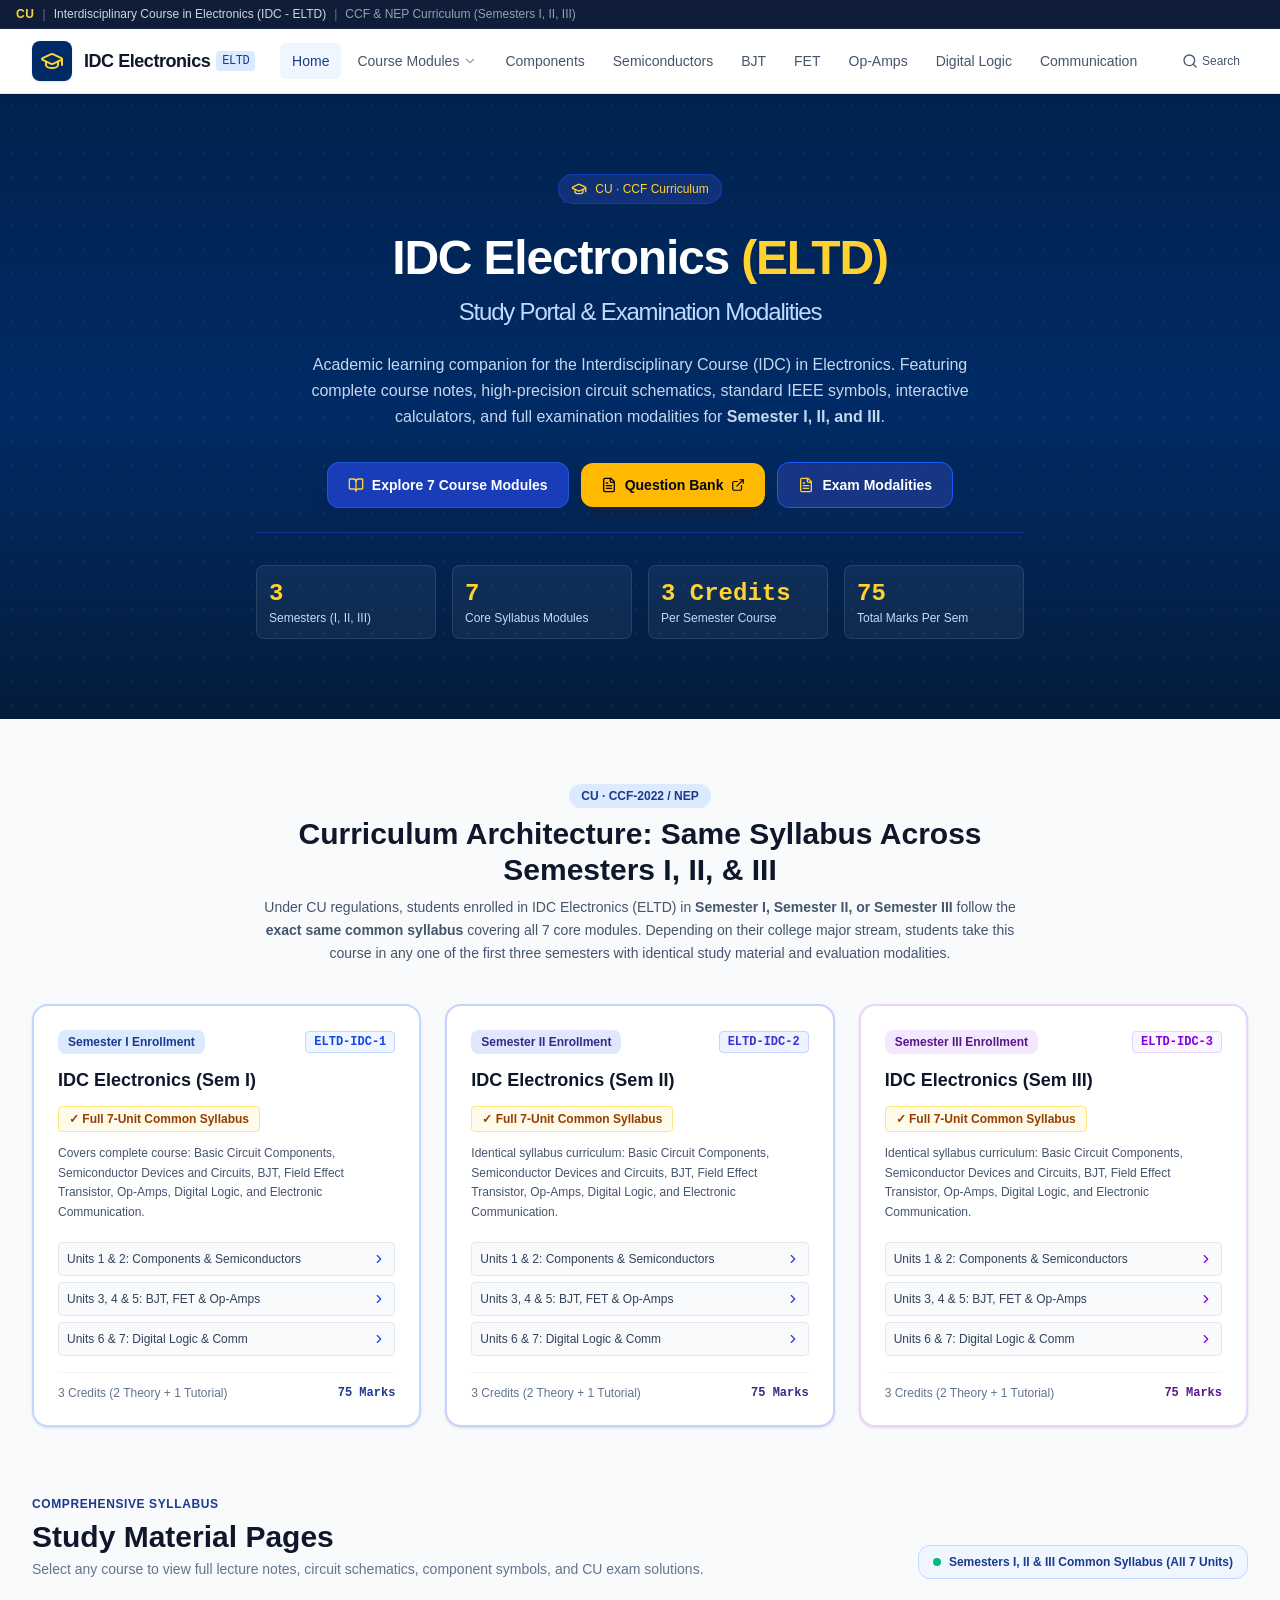
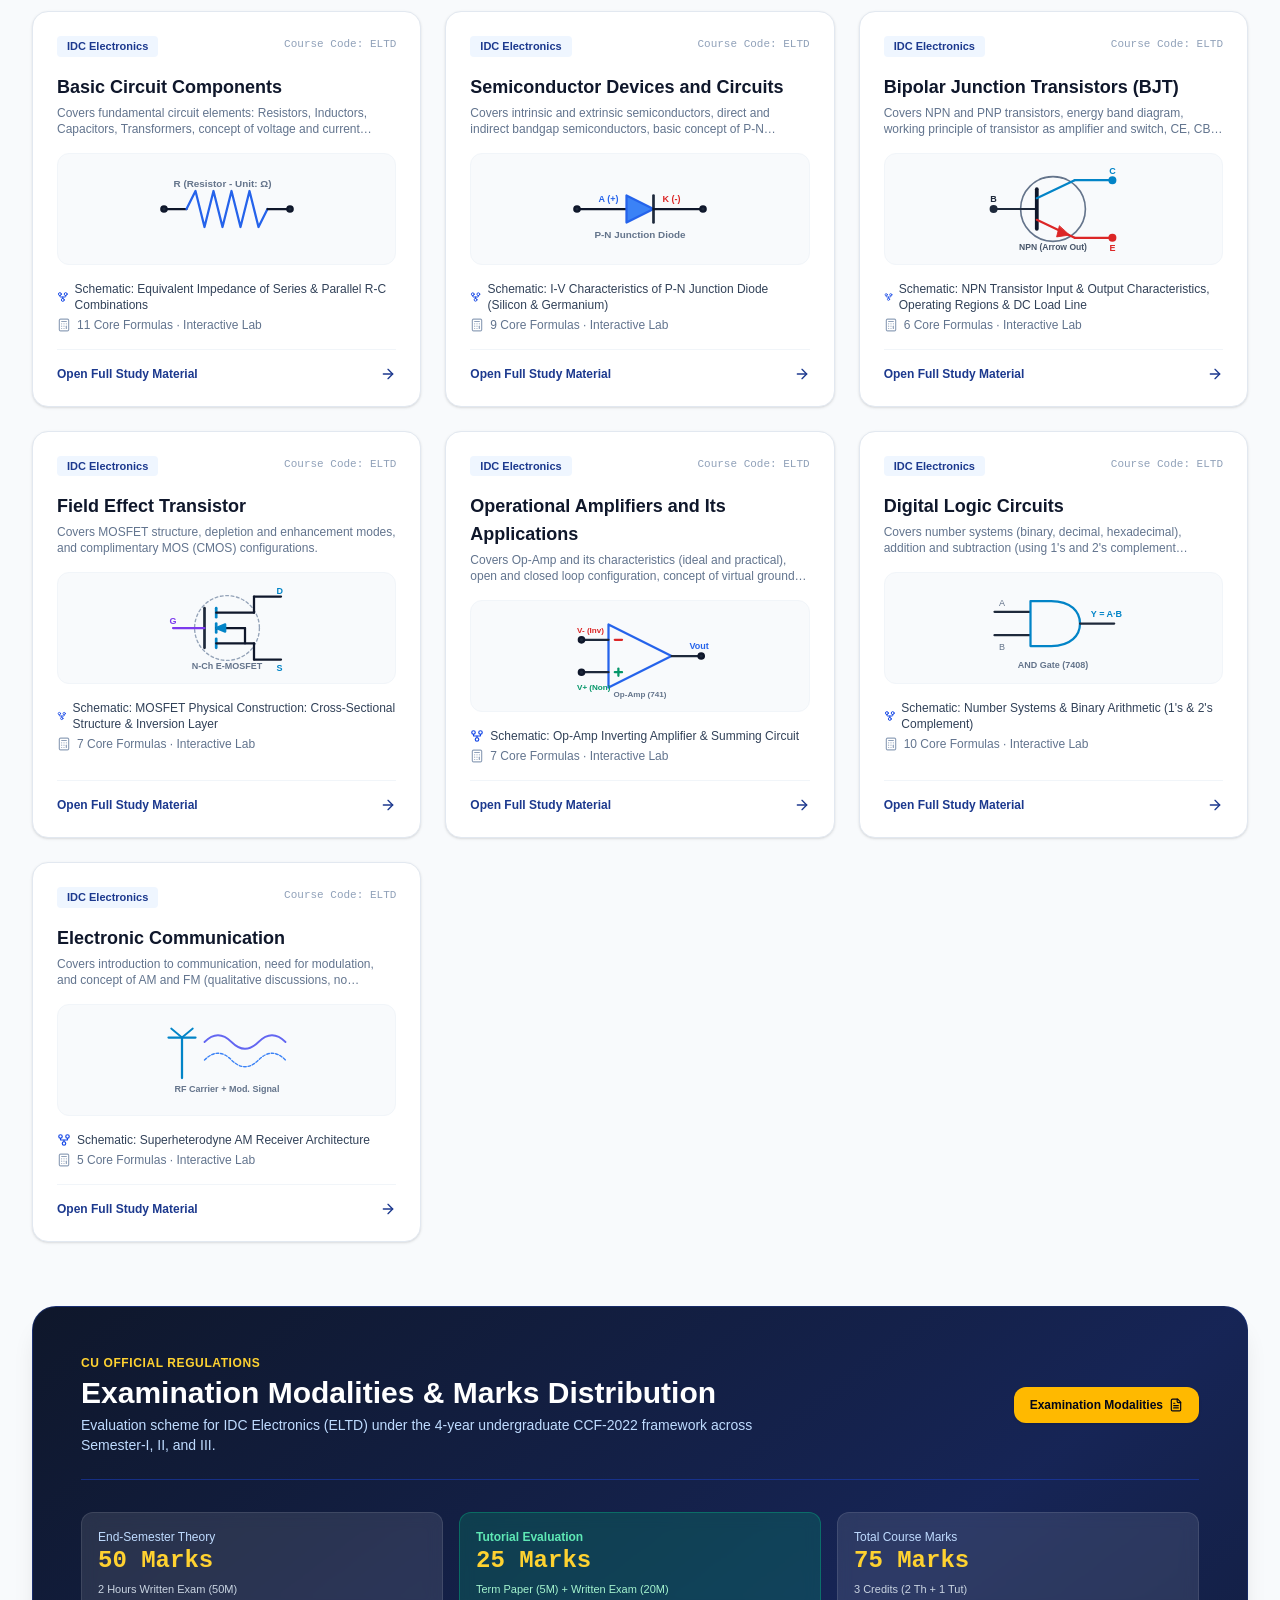
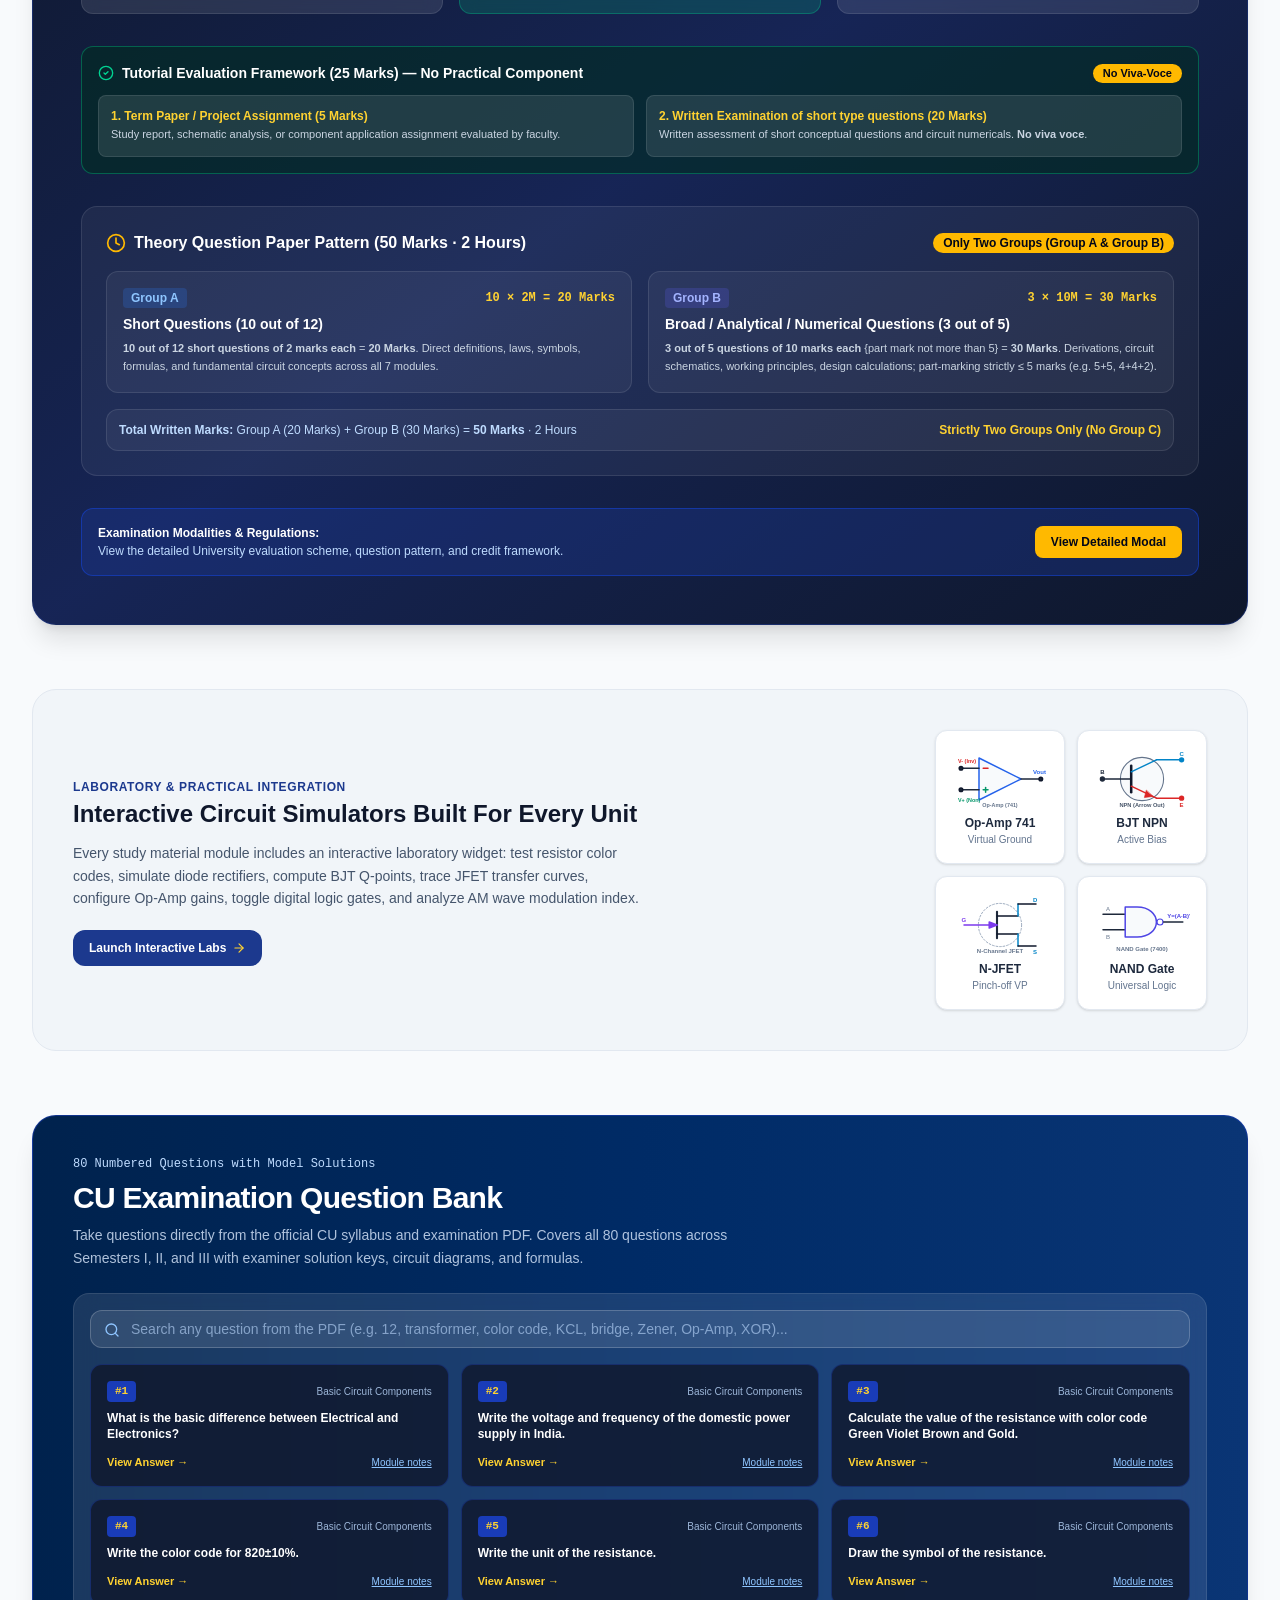
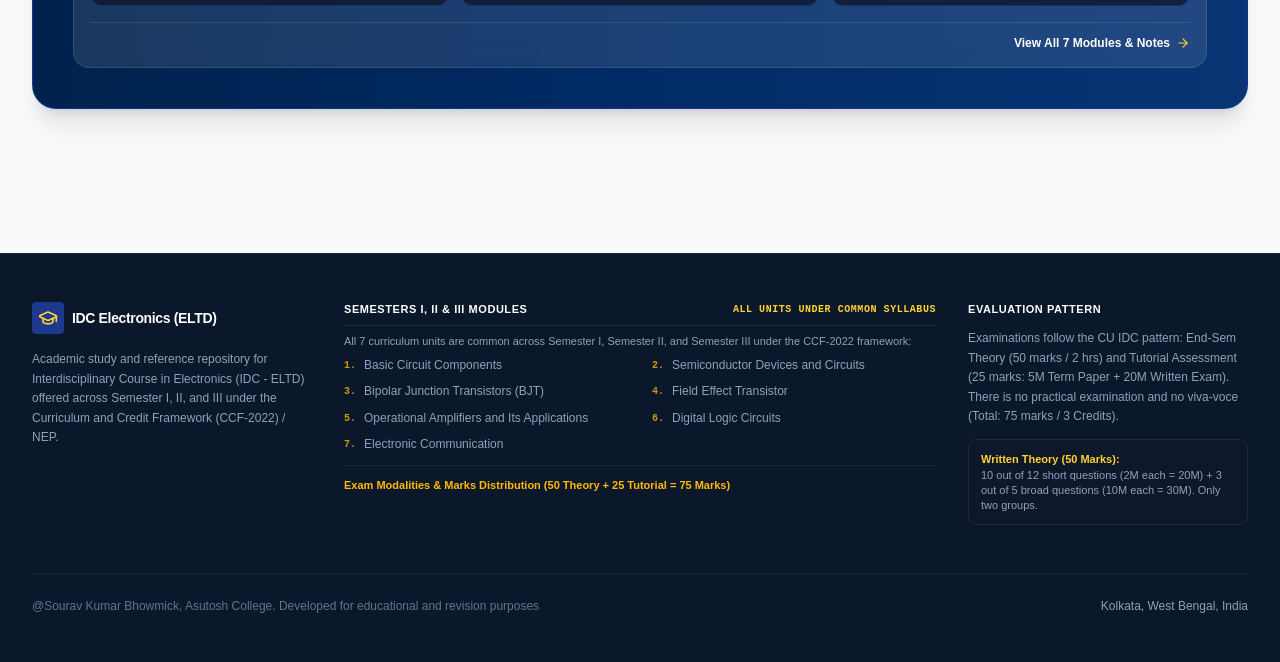
<file: docs/index.html>
<!doctype html>
<html lang="en">
  <head>
    <meta charset="UTF-8" />
    <meta name="viewport" content="width=device-width, initial-scale=1.0" />
    <title>IDC Electronics (ELTD) - CU</title>
    <meta name="description" content="Comprehensive academic portal for IDC Electronics (ELTD) course, CU (Semesters I, II, III). Syllabi, exam modalities, circuit diagrams, and interactive study modules." />
    <meta property="og:title" content="IDC Electronics (ELTD) - CU" />
    <meta property="og:description" content="Comprehensive academic portal for IDC Electronics (ELTD) course, CU (Semesters I, II, III). Syllabi, exam modalities, circuit diagrams, and interactive study modules." />
    <meta property="og:type" content="website" />
    <meta name="twitter:card" content="summary_large_image" />
    <link rel="preconnect" href="https://fonts.googleapis.com">
    <link rel="preconnect" href="https://fonts.gstatic.com" crossorigin>
    <link href="https://fonts.googleapis.com/css2?family=Fira+Code:wght@400;500;600&family=Instrument+Serif:ital@0;1&family=Inter:wght@300;400;500;600;700&display=swap" rel="stylesheet">
    <script>
      // GitHub Pages SPA URL restoration
      (function(l) {
        if (l.search && l.search[1] === '/') {
          var decoded = l.search.slice(1).split('&').map(function(s) { 
            return s.replace(/~and~/g, '&');
          }).join('?');
          window.history.replaceState(null, null,
            l.pathname.slice(0, -1) + decoded + l.hash
          );
        }
      }(window.location));

      // Ensure trailing slash on repo root for clean relative asset path resolution
      if (!window.location.pathname.endsWith('/') && !window.location.pathname.split('/').pop().includes('.')) {
        window.location.replace(window.location.pathname + '/' + window.location.search + window.location.hash);
      }
    </script>
    <script type="module" crossorigin src="./assets/index-Ch9pWm0G.js"></script>
    <link rel="stylesheet" crossorigin href="./assets/index-NlwmZtg8.css">
  </head>
  <body class="bg-slate-50 text-slate-900 antialiased selection:bg-blue-100 selection:text-blue-900">
    <div id="root"></div>
  </body>
</html>
</file>
